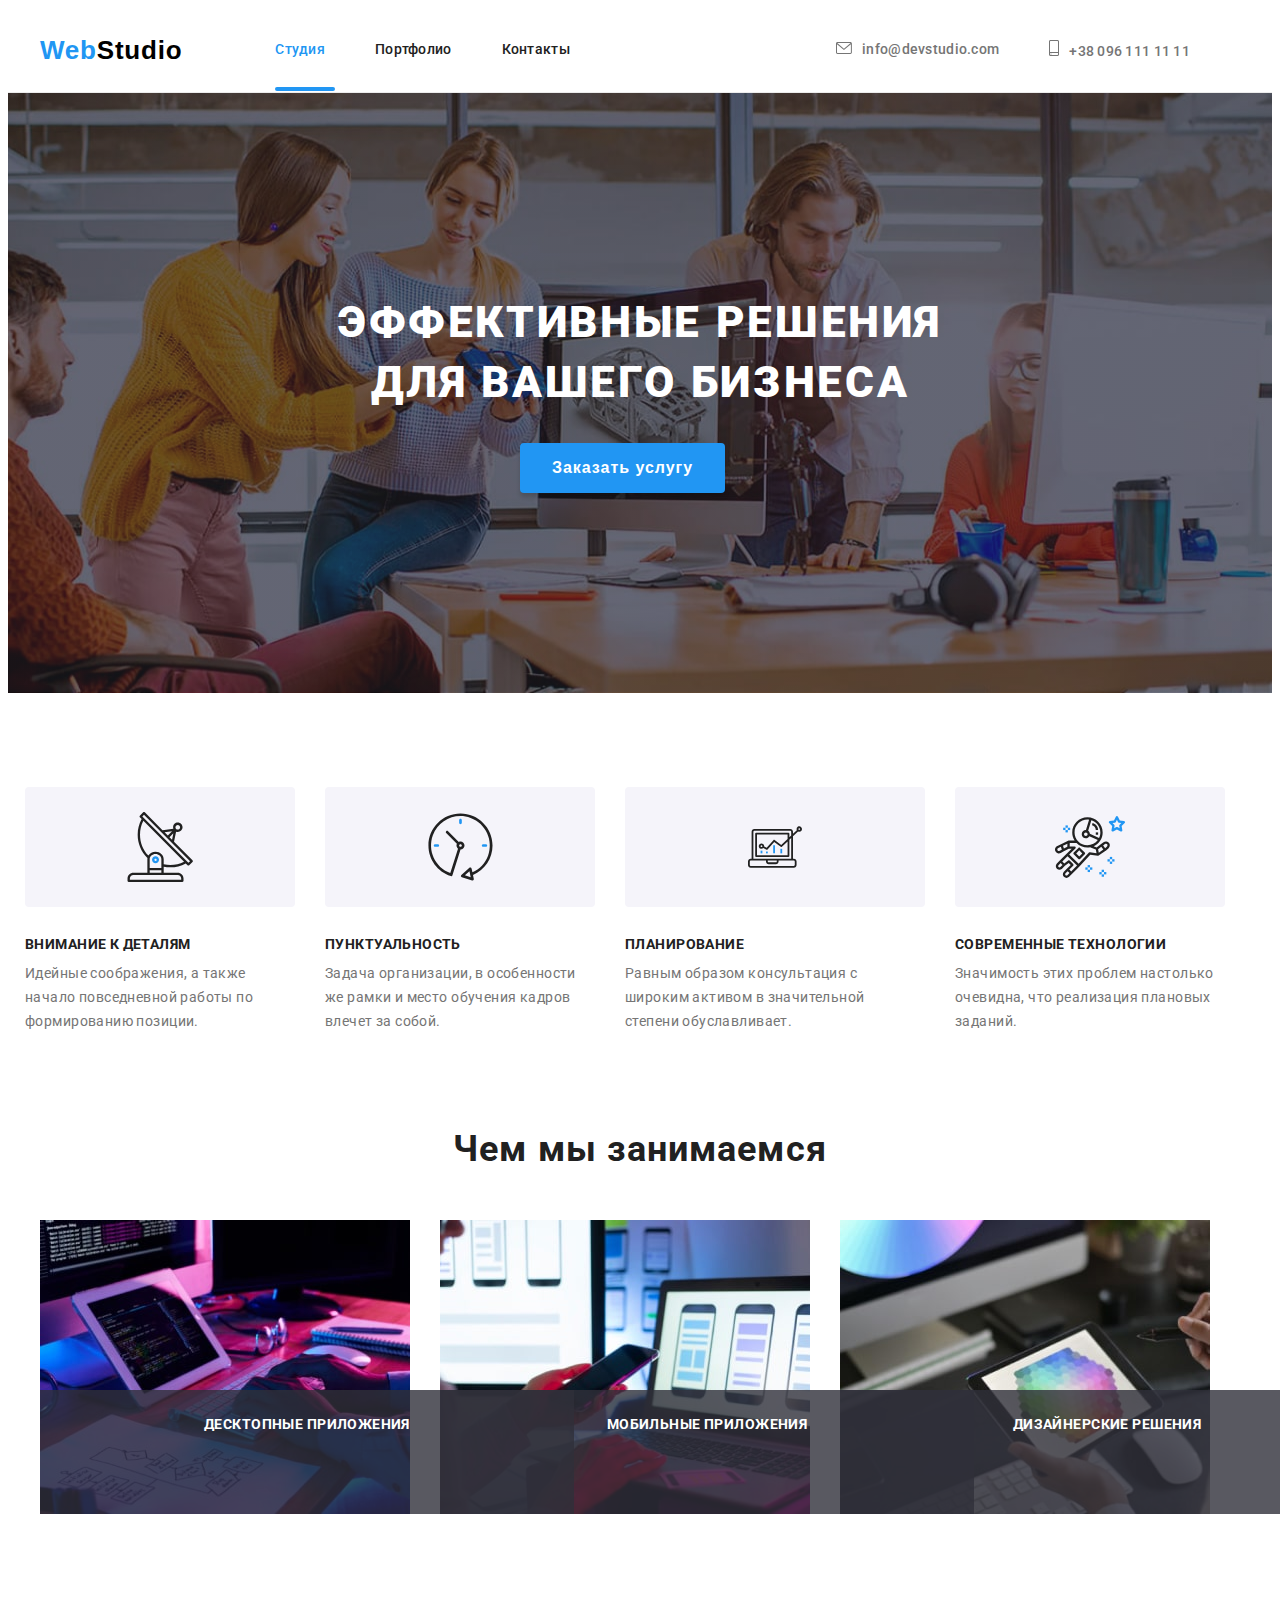
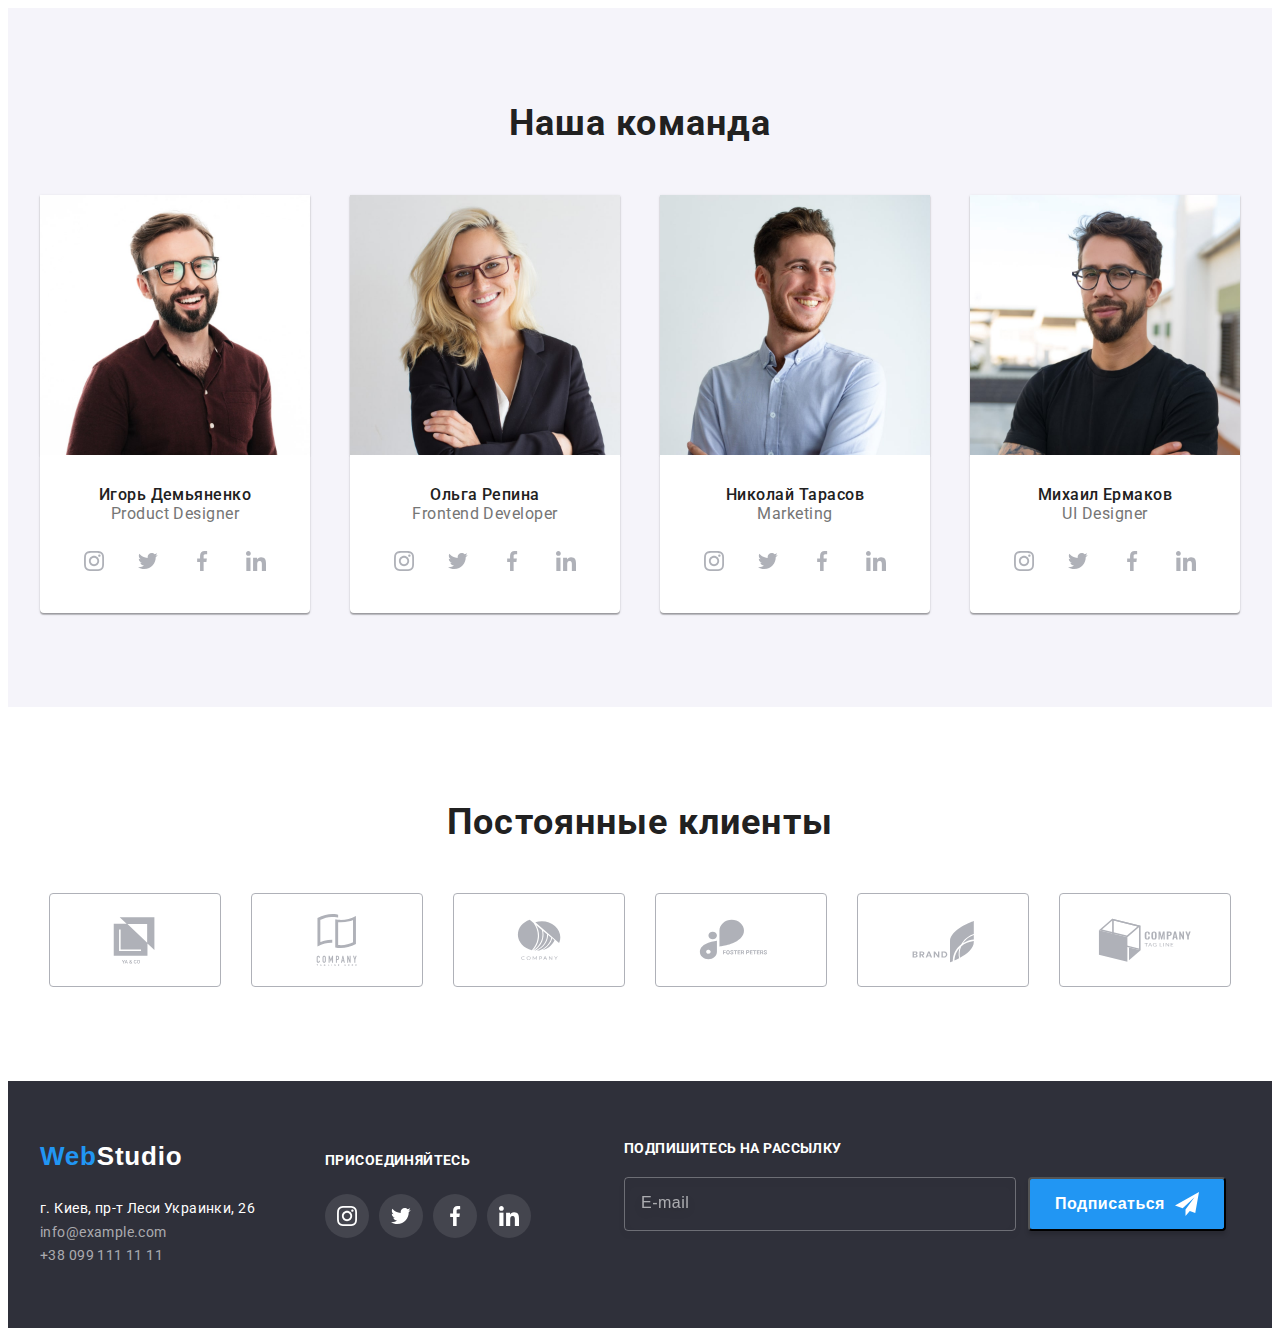
<file: index.html>
<!DOCTYPE html>
<html lang="ru">
    <meta charset="UTF-8" />
    <meta http-equiv="X-UA-Compatible" content="IE=edge" />
    <meta name="viewport" content="width=device-width, initial-scale=1.0" />
    <title>Web Studio (Version 2.1)</title>
    <link
      rel="stylesheet"
      href="https://cdnjs.cloudflare.com/ajax/libs/modern-normalize/1.1.0/modern-normalize.min.css"
      integrity="sha512-wpPYUAdjBVSE4KJnH1VR1HeZfpl1ub8YT/NKx4PuQ5NmX2tKuGu6U/JRp5y+Y8XG2tV+wKQpNHVUX03MfMFn9Q=="
      crossorigin="anonymous"
      referrerpolicy="no-referrer"
    />
       <link rel="stylesheet" href="./css/main.min.css" />
    <link rel="preconnect" href="https://fonts.googleapis.com" />
    <link rel="preconnect" href="https://fonts.gstatic.com" crossorigin />
    <link
      href="https://fonts.googleapis.com/css2?family=Raleway:wght@700&family=Roboto:wght@400;500;700;900&display=swap"
      rel="stylesheet"
    />
  </head>
  <body>
    <header class="header">
      <div class="container">
        <nav class="nav">
          <a class="logo link" href="./index.html">Web<span class="logo-accent logo-accent--header">Studio</span></a>
          <ul class="nav__list list">
            <li class="nav__item">
              <a href="./index.html" class="nav__link link current">Студия</a>
            </li>
            <li class="nav__item">
              <a href="./portfolio.html" class="nav__link link">Портфолио</a>
            </li>
            <li class="nav__item">
              <a href="./index.html" class="nav__link link">Контакты</a>
            </li>
          </ul>
        </nav>
        <div class="conect">
          <ul class="conect__list list">
            <li class="conect__mail">
              <a class="conect__link link" href="mailto:info@devstudio.com"
                ><svg class="conect__icon" width="16" height="12">
                  <use href="./img/symbol-defs.svg#icon-envelope"></use></svg
                >info@devstudio.com</a
              >
            </li>
            <li class="conect__tel">
              <a class="conect__link link" href="tel:+380961111111"
                ><svg class="conect__icon" width="10" height="16">
                  <use href="./img/symbol-defs.svg#icon-smartphone"></use></svg
                >+38 096 111 11 11</a
              >
            </li>
          </ul>
        </div>
      </div>
    </header>
    <main>
      <section class="section hero">
        <div class="container">
          <h1 class="hero__title">
            Эффективные решения <br />
            для вашего бизнеса
          </h1>
          <button type="button" class="hero__button" data-modal-open>Заказать услугу</button>
        </div>
      </section>
      <section class="section about">
        <div class="container">
          <h2 hidden>Feauter 1</h2>
          <ul class="about__list list">
            <li class="about__item">
              <div class="about__icon">
                <a href="" class="about__link link">
                  <svg class="icon" width="66" height="70">
                    <use href="./img/symbol-defs.svg#icon-antenna"></use>
                  </svg>
                </a>
              </div>
              <div class="about__contant">
                <h3 class="about__title">Внимание к деталям</h3>
                <p class="about__text">Идейные соображения, а также начало повседневной работы по формированию позиции.</p>
              </div>
            </li>
            <li class="about__item">
              <div class="about__icon">
                <a href="" class="about__link link">
                  <svg class="icon" width="67" height="70">
                    <use href="./img/symbol-defs.svg#icon-clock"></use>
                  </svg>
                </a>
              </div>
              <div class="about__contant">
                <h3 class="about__title">Пунктуальность</h3>
                <p class="about__text">Задача организации, в особенности же рамки и место обучения кадров влечет за собой.</p>
              </div>
            </li>
            <li class="about__item">
              <div class="container about__icon">
                <a href="" class="about__link link">
                  <svg class="icon" width="70" height="54">
                    <use href="./img/symbol-defs.svg#icon-diagram"></use>
                  </svg>
                </a>
              </div>
              <div class="about__contant">
                <h3 class="about__title">Планирование</h3>
                <p class="about__text">Равным образом консультация с широким активом в значительной степени обуславливает.</p>
              </div>
            </li>
            <li class="about__item">
              <div class="about__icon">
                <a href="" class="about__link link">
                  <svg class="icon" width="70" height="70">
                    <use href="./img/symbol-defs.svg#icon-astronaut"></use>
                  </svg>
                </a>
              </div>
              <div class="about__contant">
                <h3 class="about__title">Современные технологии</h3>
                <p class="about__text">Значимость этих проблем настолько очевидна, что реализация плановых заданий.</p>
              </div>
            </li>
          </ul>
        </div>
      </section>
      <section class="section galeri">
        <div class="container">
          <h2 class="galeri__title">Чем мы занимаемся</h2>
          <ul class="galeri__list list">
            <li class="galeri__img">
              <img src="./img/img-min.jpg" alt="Человек за компьютером" width="370" height="294" />
              <div class="box">Десктопные приложения</div>
            </li>
            <li class="galeri__img">
              <img src="./img/img(1)-min.jpg" alt="Человек за компьютером" width="370" height="294" />
              <div class="box">Мобильные приложения</div>
            </li>
            <li class="galeri__img">
              <img src="./img/img(2)-min.jpg" alt="Человек за компьютером" width="370" height="294" />
              <div class="box">Дизайнерские решения</div>
            </li>
          </ul>
        </div>
      </section>
      <section class="section team">
        <div class="container">
          <h2 class="team__header">Наша команда</h2>
          <ul class="team__list list">
            <li class="team__item">
              <img class="img" src="./img/img(3)-min.jpg" alt="Фото" width="270" height="260" />
              <div class="team__container">
                <h3 class="team__title">Игорь Демьяненко</h3>
                <p class="team__text" lang="en">Product Designer</p>
                <ul class="team-soc list">
                  <li class="team-soc__item">
                    <a href="" class="team-soc__link link">
                      <svg class="team-soc__icon" width="20" height="20">
                        <use href="./img/symbol-defs.svg#icon-instagram"></use>
                      </svg>
                    </a>
                  </li>
                  <li class="team-soc__item">
                    <a href="" class="team-soc__link link">
                      <svg class="team-soc__icon" width="20" height="20">
                        <use href="./img/symbol-defs.svg#icon-twitter"></use>
                      </svg>
                    </a>
                  </li>
                  <li class="team-soc__item">
                    <a href="" class="team-soc__link link">
                      <svg class="team-soc__icon" width="20" height="20">
                        <use href="./img/symbol-defs.svg#icon-facebook"></use>
                      </svg>
                    </a>
                  </li>
                  <li class="team-soc__item">
                    <a href="" class="team-soc__link link">
                      <svg class="team-soc__icon" width="20" height="20">
                        <use href="./img/symbol-defs.svg#icon-linkedin"></use>
                      </svg>
                    </a>
                  </li>
                </ul>
              </div>
            </li>
            <li class="team__item">
              <img class="img" src="./img/img(4)-min.jpg" alt="Фото" width="270" height="260" />
              <div class="team__container">
                <h3 class="team__title">Ольга Репина</h3>
                <p class="team__text" lang="en">Frontend Developer</p>
                <ul class="team-soc list">
                  <li class="team-soc__item">
                    <a href="" class="team-soc__link link">
                      <svg class="team-soc__icon" width="20" height="20">
                        <use href="./img/symbol-defs.svg#icon-instagram"></use>
                      </svg>
                    </a>
                  </li>
                  <li class="team-soc__item">
                    <a href="" class="team-soc__link link">
                      <svg class="team-soc__icon" width="20" height="20">
                        <use href="./img/symbol-defs.svg#icon-twitter"></use>
                      </svg>
                    </a>
                  </li>
                  <li class="team-soc__item">
                    <a href="" class="team-soc__link link">
                      <svg class="team-soc__icon" width="20" height="20">
                        <use href="./img/symbol-defs.svg#icon-facebook"></use>
                      </svg>
                    </a>
                  </li>
                  <li class="team-soc__item">
                    <a href="" class="team-soc__link link">
                      <svg class="team-soc__icon" width="20" height="20">
                        <use href="./img/symbol-defs.svg#icon-linkedin"></use>
                      </svg>
                    </a>
                  </li>
                </ul>
              </div>
            </li>
            <li class="team__item">
              <img class="img" src="./img/img(5)-min.jpg" alt="Фото" width="270" height="260" />
              <div class="team__container">
                <h3 class="team__title">Николай Тарасов</h3>
                <p class="team__text" lang="en">Marketing</p>
                <ul class="team-soc list">
                  <li class="team-soc__item">
                    <a href="" class="team-soc__link link">
                      <svg class="team-soc__icon" width="20" height="20">
                        <use href="./img/symbol-defs.svg#icon-instagram"></use>
                      </svg>
                    </a>
                  </li>
                  <li class="team-soc__item">
                    <a href="" class="team-soc__link link">
                      <svg class="team-soc__icon" width="20" height="20">
                        <use href="./img/symbol-defs.svg#icon-twitter"></use>
                      </svg>
                    </a>
                  </li>
                  <li class="team-soc__item">
                    <a href="" class="team-soc__link link">
                      <svg class="team-soc__icon" width="20" height="20">
                        <use href="./img/symbol-defs.svg#icon-facebook"></use>
                      </svg>
                    </a>
                  </li>
                  <li class="team-soc__item">
                    <a href="" class="team-soc__link link">
                      <svg class="team-soc__icon" width="20" height="20">
                        <use href="./img/symbol-defs.svg#icon-linkedin"></use>
                      </svg>
                    </a>
                  </li>
                </ul>
              </div>
            </li>
            <li class="team__item">
              <img class="img" src="./img/img(6)-min.jpg" alt="Фото" width="270" height="260" />
              <div class="team__container">
                <h3 class="team__title">Михаил Ермаков</h3>
                <p class="team__text" lang="en">UI Designer</p>
                <ul class="team-soc list">
                  <li class="team-soc__item">
                    <a href="" class="team-soc__link link">
                      <svg class="team-soc__icon" width="20" height="20">
                        <use href="./img/symbol-defs.svg#icon-instagram"></use>
                      </svg>
                    </a>
                  </li>
                  <li class="team-soc__item">
                    <a href="" class="team-soc__link link">
                      <svg class="team-soc__icon" width="20" height="20">
                        <use href="./img/symbol-defs.svg#icon-twitter"></use>
                      </svg>
                    </a>
                  </li>
                  <li class="team-soc__item">
                    <a href="" class="team-soc__link link">
                      <svg class="team-soc__icon" width="20" height="20">
                        <use href="./img/symbol-defs.svg#icon-facebook"></use>
                      </svg>
                    </a>
                  </li>
                  <li class="team-soc__item">
                    <a href="" class="team-soc__link link">
                      <svg class="team-soc__icon" width="20" height="20">
                        <use href="./img/symbol-defs.svg#icon-linkedin"></use>
                      </svg>
                    </a>
                  </li>
                </ul>
              </div>
            </li>
          </ul>
        </div>
      </section>
      <section class="section clients">
        <h2 class="clients__title">Постоянные клиенты</h2>
        <ul class="clients__list list">
          <li class="clients__item">
            <a href="" class="clients__link link">
              <svg class="clients__icon" width="106" height="60">
                <use href="./img/symbol-defs.svg#icon-Logo"></use>
              </svg>
            </a>
          </li>
          <li class="clients__item">
            <a href="" class="clients__link link">
              <svg class="clients__icon" width="150" height="52">
                <use href="./img/symbol-defs.svg#icon-group-2"></use>
              </svg>
            </a>
          </li>
          <li class="clients__item">
            <a href="" class="clients__link link">
              <svg class="clients__icon" width="44" height="41">
                <use href="./img/symbol-defs.svg#icon-Object"></use>
              </svg>
            </a>
          </li>
          <li class="clients__item">
            <a href="" class="clients__link link">
              <svg class="clients__icon" width="85" height="41">
                <use href="./img/symbol-defs.svg#icon-group-3"></use>
              </svg>
            </a>
          </li>
          <li class="clients__item">
            <a href="" class="clients__link link">
              <svg class="clients__icon" width="63" height="46">
                <use href="./img/symbol-defs.svg#icon-group-4"></use>
              </svg>
            </a>
          </li>
          <li class="clients__item">
            <a href="" class="clients__link link">
              <svg class="clients__icon" width="94" height="44">
                <use href="./img/symbol-defs.svg#icon-Object-1"></use>
              </svg>
            </a>
          </li>
        </ul>
      </section>
    </main>
    <footer class="footer">
      <div class="container">
        <div class="footer__content">
          <a class="footer__logo link" href="./index.html">Web<span class="logo-accent logo-accent--footer">Studio</span></a>
          <address>
            <ul class="footer__list list">
              <li class="footer-adress">
                <a
                  class="footer__link link"
                  href="https://goo.gl/maps/JzoebHADmPHZEyWGA"
                  target="_blank"
                  rel="noopener nofollow noreferrer"
                  >г. Киев, пр-т Леси Украинки, 26</a
                >
              </li>
              <li class="footer-adress">
                <a class="footer-adress__link link" href="mailto:info@example.com">info@example.com</a>
              </li>
              <li class="footer-adress">
                <a class="footer-adress__link link" href="tel:+380991111111">+38 099 111 11 11</a>
              </li>
            </ul>
          </address>
        </div>
        <div class="footer-soc">
          <h2 class="footer-soc__title">присоединяйтесь</h2>
          <ul class="footer-soc__list list">
            <li class="footer-soc__item">
              <a href="" class="footer-soc__link link">
                <svg class="footer-soc__icon" width="20" height="20">
                  <use href="./img/symbol-defs.svg#icon-instagram"></use>
                </svg>
              </a>
            </li>
            <li class="footer-soc__item">
              <a href="" class="footer-soc__link link">
                <svg class="footer-soc__icon" width="20" height="20">
                  <use href="./img/symbol-defs.svg#icon-twitter"></use>
                </svg>
              </a>
            </li>
            <li class="footer-soc__item">
              <a href="" class="footer-soc__link link">
                <svg class="footer-soc__icon" width="20" height="20">
                  <use href="./img/symbol-defs.svg#icon-facebook"></use>
                </svg>
              </a>
            </li>
            <li class="footer-soc__item">
              <a href="" class="footer-soc__link link">
                <svg class="footer-soc__icon" width="20" height="20">
                  <use href="./img/symbol-defs.svg#icon-linkedin"></use>
                </svg>
              </a>
            </li>
          </ul>
        </div>
        <div class="footer-subscribe">
          <h2 class="footer-subscribe__title">Подпишитесь на рассылку</h2>
          <form class="footer-subscribe__form">
            <label for="footer-subscribe-label" class="footer-subscribe__label"></label>
            <input
              type="email"
              class="footer-subscribe__input"
              name="user-mail"
              id="footer-subscribe-label"
              placeholder="E-mail"
            />
            <button type="submit" class="footer-subscribe__submit-btn">
              Подписаться<svg class="footer-subscribe__submit-icon" width="24" height="24">
                <use href="./img/symbol-defs.svg#icon-icon-send"></use>
              </svg>
            </button>
          </form>
        </div>
      </div>
    </footer>
    <div class="backdrop is-hidden" data-modal>
      <div class="modal">
        <button type="button" class="modal-close-btn" data-modal-close>
          <svg class="icon-close-black" width="30" height="30">
            <use href="./img/symbol-defs.svg#icon-close-black"></use>
          </svg>
        </button>
        <p class="modal-title">Оставьте свои данные, мы вам перезвоним</p>
        <form>
          <div class="modal-field">
            <label for="user-name" class="modal-label"> Имя</label>
            <div class="inpet-wrap">
              <input type="text" class="modal-input" name="user-name" required minlength="2" id="user-name" />
              <svg class="modal-icon" width="18" height="18">
                <use href="./img/symbol-defs.svg#icon-person-black"></use>
              </svg>
            </div>
          </div>
          <div class="modal-field">
            <label for="user-tel" class="modal-label"> Телефон</label>
            <div class="inpet-wrap">
              <input type="tel" class="modal-input" name="user-tel" required id="user-tel" />
              <svg class="modal-icon" width="18" height="18">
                <use href="./img/symbol-defs.svg#icon-phone-black"></use>
              </svg>
            </div>
          </div>
          <div class="modal-field">
            <label for="user-email" class="modal-label"> Почта</label>
            <div class="inpet-wrap">
              <input type="email" class="modal-input" name="user-mail" id="user-email" />
              <svg class="modal-icon" width="18" height="18">
                <use href="./img/symbol-defs.svg#icon-email-black"></use>
              </svg>
            </div>
          </div>
          <div class="modal-field">
            <label for="user-text" class="modal-label">Комментарий</label>
            <textarea name="user-text" id="user-text" class="modal-text" placeholder="Введите текст"></textarea>
          </div>
          <div class="modal-field modal-field-check">
            <input type="checkbox" name="privacy" value="true" class="modal-check visually-hidden" id="privacy" />
            <label for="privacy" class="check-text"
              >Соглашаюсь с рассылкой и принимаю <span class="check-text-accent"> Условия договора</span></label
            >
          </div>
          <button type="submit" class="submit-modal-btn">Отправить</button>
        </form>
      </div>
    </div>
    <script src="./js/modal.js"></script>
  </body>
</html>
</file>
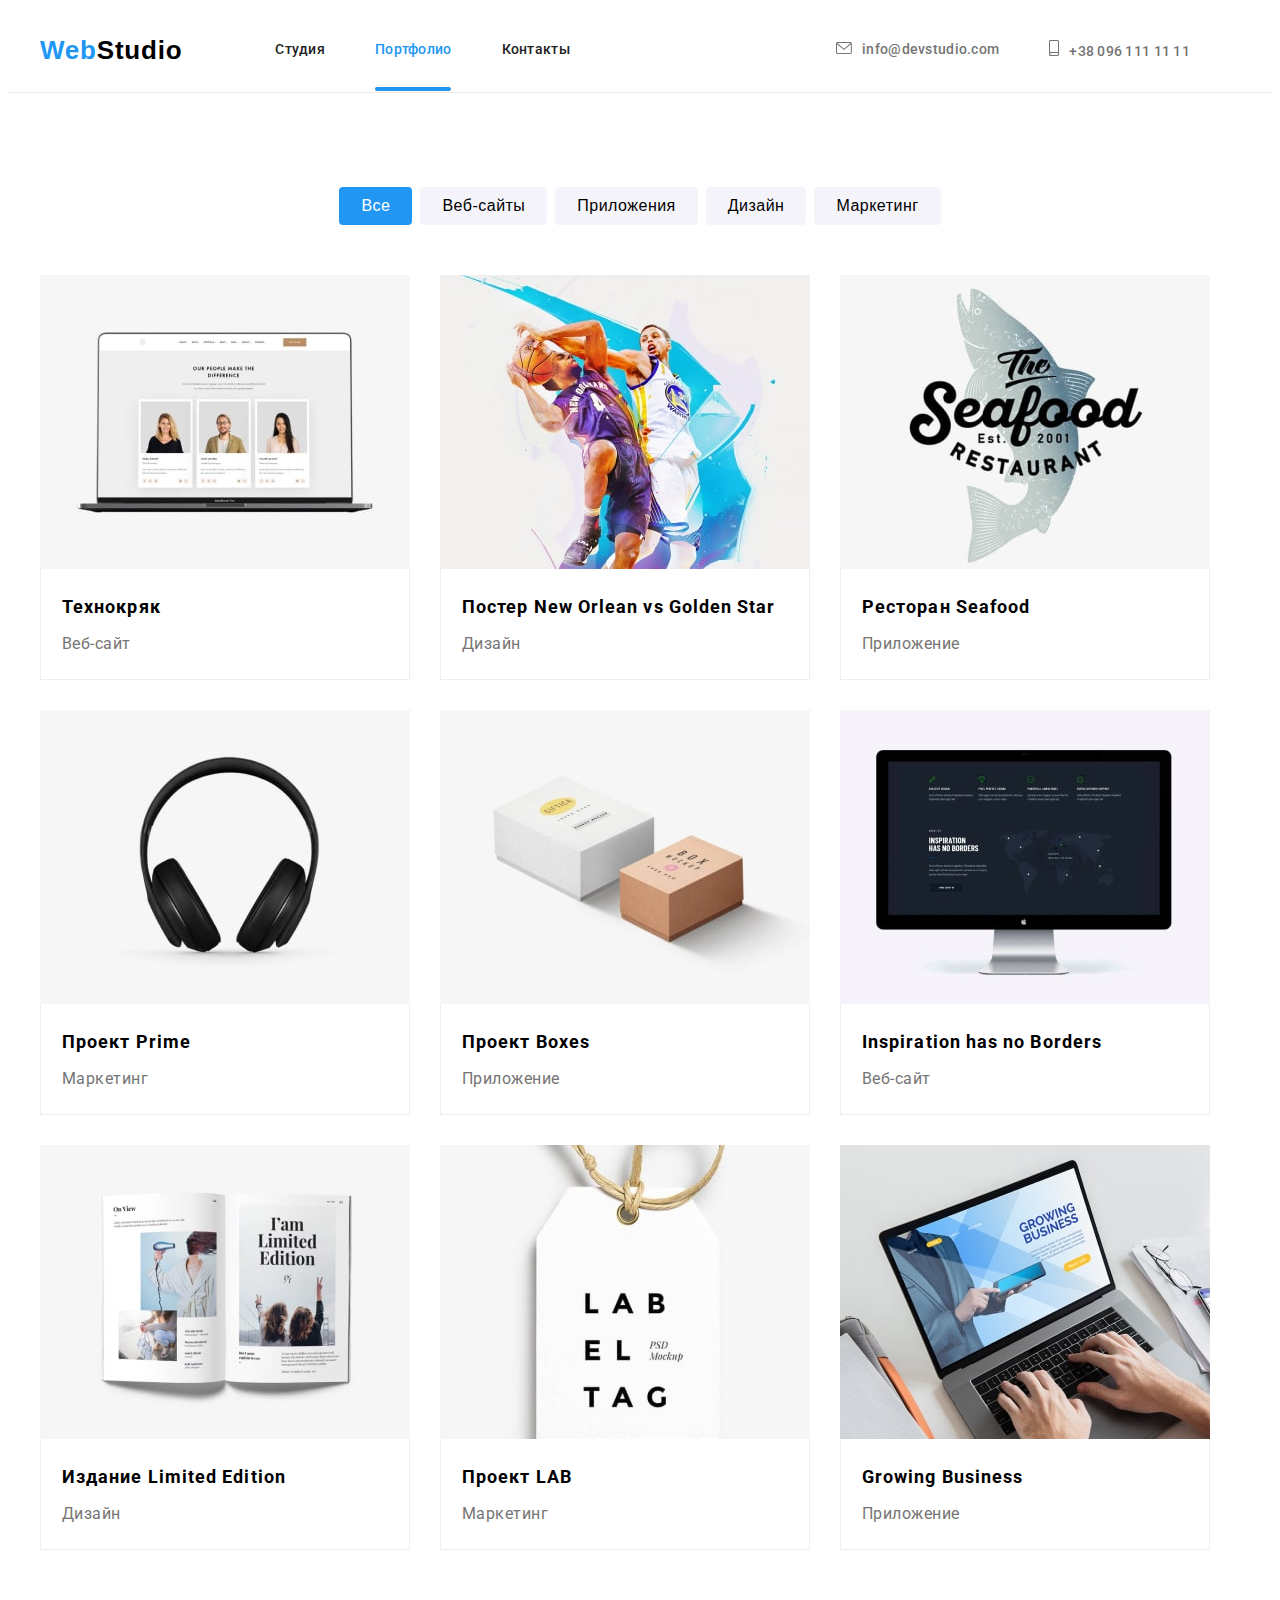
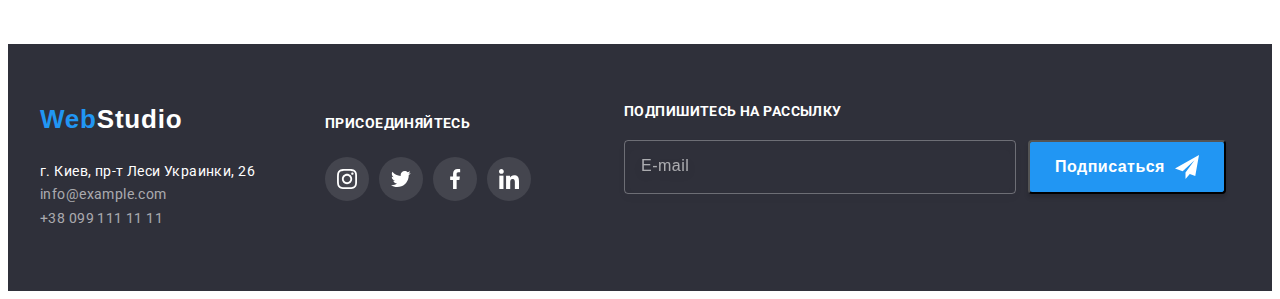
<file: portfolio.html>
<!DOCTYPE html>
<html lang="ru">
  <head>
    <meta charset="UTF-8" />
    <meta http-equiv="X-UA-Compatible" content="IE=edge" />
    <meta name="viewport" content="width=device-width, initial-scale=1.0" />
    <title>Web Studio (Version 2.1) portfolio</title>
    <link
      rel="stylesheet"
      href="https://cdnjs.cloudflare.com/ajax/libs/modern-normalize/1.1.0/modern-normalize.min.css"
      integrity="sha512-wpPYUAdjBVSE4KJnH1VR1HeZfpl1ub8YT/NKx4PuQ5NmX2tKuGu6U/JRp5y+Y8XG2tV+wKQpNHVUX03MfMFn9Q=="
      crossorigin="anonymous"
      referrerpolicy="no-referrer"
    />
    <link rel="stylesheet" href="./css/main.min.css" />
    <link rel="preconnect" href="https://fonts.googleapis.com" />
    <link rel="preconnect" href="https://fonts.gstatic.com" crossorigin />
    <link
      href="https://fonts.googleapis.com/css2?family=Raleway:wght@700&family=Roboto:wght@400;500;700;900&display=swap"
      rel="stylesheet"
    />
  </head>
  <body>
    <header class="header">
      <div class="container">
        <nav class="nav">
          <a class="logo link" href="./index.html">Web<span class="logo-accent logo-accent--header">Studio</span></a>
          <ul class="nav__list list">
            <li class="nav__item">
              <a href="./index.html" class="nav__link link">Студия</a>
            </li>
            <li class="nav__item">
              <a href="./portfolio.html" class="nav__link link current">Портфолио</a>
            </li>
            <li class="nav__item">
              <a href="./index.html" class="nav__link link">Контакты</a>
            </li>
          </ul>
        </nav>
        <div class="conect">
          <ul class="conect__list list">
            <li class="conect__mail">
              <a class="conect__link link" href="mailto:info@devstudio.com">
                <svg class="conect__icon" width="16" height="12">
                  <use href="./img/symbol-defs.svg#icon-envelope"></use></svg
                >info@devstudio.com</a
              >
            </li>
            <li class="conect__tel">
              <a class="conect__link link" href="tel:+380961111111"
                ><svg class="conect__icon" width="10" height="16">
                  <use href="./img/symbol-defs.svg#icon-smartphone"></use></svg
                >+38 096 111 11 11</a
              >
            </li>
          </ul>
        </div>
      </div>
    </header>
    <main class="portfolio">
      <section class="section menu">
        <div class="container">
          <div class="menu__content">
            <h1 hidden>menu</h1>
            <ul class="menu list">
              <li class="menu__item">
                <button type="button" class="menu__btn current">Все</button>
              </li>
              <li class="menu__item">
                <button type="button" class="menu__btn">Веб-сайты</button>
              </li>
              <li class="menu__item">
                <button type="button" class="menu__btn">Приложения</button>
              </li>
              <li class="menu__item">
                <button type="button" class="menu__btn">Дизайн</button>
              </li>
              <li class="menu__item">
                <button type="button" class="menu__btn">Маркетинг</button>
              </li>
            </ul>
          </div>
          <ul class="portfolio__list list">
            <li class="portfolio-item">
              <div class="portfolio-item__text">
                <img src="./img/img(7).jpg" alt="карттинка с тремя фото" width="370" height="294" />
                <p class="portfolio-item__top-text">
                  Ресурс предлагает комплексные предложения с разным уровнем функционала и сервисов. Все это позволит посетителю
                  получить исчерпывающие сведения о компании или частном лице.
                </p>
              </div>
              <div class="portfolio__container">
                <h2 class="portfolio__title">Технокряк</h2>
                <p class="portfolio__text">Веб-сайт</p>
              </div>
            </li>
            <li class="portfolio-item">
              <div class="portfolio-item__text">
                <img src="./img/img(8).jpg" alt="два баскетболиста" width="370" height="294" />
                <p class="portfolio-item__top-text">
                  Ресурс предлагает комплексные предложения с разным уровнем функционала и сервисов. Все это позволит посетителю
                  получить исчерпывающие сведения о компании или частном лице.
                </p>
              </div>
              <div class="portfolio__container">
                <h2 class="portfolio__title">Постер New Orlean vs Golden Star</h2>
                <p class="portfolio__text">Дизайн</p>
              </div>
            </li>
            <li class="portfolio-item">
              <div class="portfolio-item__text">
                <img src="./img/img(9).jpg" alt="лого ресторана" width="370" height="294" />
                <p class="portfolio-item__top-text">
                  Ресурс предлагает комплексные предложения с разным уровнем функционала и сервисов. Все это позволит посетителю
                  получить исчерпывающие сведения о компании или частном лице.
                </p>
              </div>
              <div class="portfolio__container">
                <h2 class="portfolio__title">Ресторан Seafood</h2>
                <p class="portfolio__text">Приложение</p>
              </div>
            </li>
            <li class="portfolio-item">
              <div class="portfolio-item__text">
                <img src="./img/img(10).jpg" alt="наушники" width="370" height="294" />
                <p class="portfolio-item__top-text">
                  Ресурс предлагает комплексные предложения с разным уровнем функционала и сервисов. Все это позволит посетителю
                  получить исчерпывающие сведения о компании или частном лице.
                </p>
              </div>
              <div class="portfolio__container">
                <h2 class="portfolio__title">Проект Prime</h2>
                <p class="portfolio__text">Маркетинг</p>
              </div>
            </li>
            <li class="portfolio-item">
              <div class="portfolio-item__text">
                <img src="./img/img(11).jpg" alt="две коробочки" width="370" height="294" />
                <p class="portfolio-item__top-text">
                  Ресурс предлагает комплексные предложения с разным уровнем функционала и сервисов. Все это позволит посетителю
                  получить исчерпывающие сведения о компании или частном лице.
                </p>
              </div>
              <div class="portfolio__container">
                <h2 class="portfolio__title">Проект Boxes</h2>
                <p class="portfolio__text">Приложение</p>
              </div>
            </li>
            <li class="portfolio-item">
              <div class="portfolio-item__text">
                <img src="./img/img(12).jpg" alt="монитор" width="370" height="294" />
                <p class="portfolio-item__top-text">
                  Ресурс предлагает комплексные предложения с разным уровнем функционала и сервисов. Все это позволит посетителю
                  получить исчерпывающие сведения о компании или частном лице.
                </p>
              </div>
              <div class="portfolio__container">
                <h2 lang="en" class="portfolio__title">Inspiration has no Borders</h2>
                <p class="portfolio__text">Веб-сайт</p>
              </div>
            </li>
            <li class="portfolio-item">
              <div class="portfolio-item__text">
                <img src="./img/img(13).jpg" alt="книжечка" width="370" height="294" />
                <p class="portfolio-item__top-text">
                  Ресурс предлагает комплексные предложения с разным уровнем функционала и сервисов. Все это позволит посетителю
                  получить исчерпывающие сведения о компании или частном лице.
                </p>
              </div>
              <div class="portfolio__container">
                <h2 class="portfolio__title">Издание Limited Edition</h2>
                <p class="portfolio__text">Дизайн</p>
              </div>
            </li>
            <li class="portfolio-item">
              <div class="portfolio-item__text">
                <img src="./img/img(14).jpg" alt="ярлык" width="370" height="294" />
                <p class="portfolio-item__top-text">
                  Ресурс предлагает комплексные предложения с разным уровнем функционала и сервисов. Все это позволит посетителю
                  получить исчерпывающие сведения о компании или частном лице.
                </p>
              </div>
              <div class="portfolio__container">
                <h2 class="portfolio__title">Проект LAB</h2>
                <p class="portfolio__text">Маркетинг</p>
              </div>
            </li>
            <li class="portfolio-item">
              <div class="portfolio-item__text">
                <img src="./img/img(15).jpg" alt="ноутбук" width="370" height="294" />
                <p class="portfolio-item__top-text">
                  Ресурс предлагает комплексные предложения с разным уровнем функционала и сервисов. Все это позволит посетителю
                  получить исчерпывающие сведения о компании или частном лице.
                </p>
              </div>
              <div class="portfolio__container">
                <h2 lang="en" class="portfolio__title">Growing Business</h2>
                <p class="portfolio__text">Приложение</p>
              </div>
            </li>
          </ul>
        </div>
      </section>
    </main>
    <footer class="footer">
      <div class="container">
        <div class="footer__content">
          <a class="footer__logo link" href="./index.html">Web<span class="logo-accent logo-accent--footer">Studio</span></a>
          <address>
            <ul class="footer__list list link">
              <li class="footer-adress">
                <a
                  class="footer__link link"
                  href="https://goo.gl/maps/JzoebHADmPHZEyWGA"
                  target="_blank"
                  rel="noopener nofollow noreferrer"
                  >г. Киев, пр-т Леси Украинки, 26</a
                >
              </li>
              <li class="footer-adress">
                <a class="footer-adress__link link" href="mailto:info@example.com">info@example.com</a>
              </li>
              <li class="footer-adress">
                <a class="footer-adress__link link" href="tel:+380991111111">+38 099 111 11 11</a>
              </li>
            </ul>
          </address>
        </div>
        <div class="footer-soc">
          <h2 class="footer-soc__title">присоединяйтесь</h2>
          <ul class="footer-soc__list list">
            <li class="footer-soc__item">
              <a href="" class="footer-soc__link link">
                <svg class="footer-soc__icon" width="20" height="20">
                  <use href="./img/symbol-defs.svg#icon-instagram"></use>
                </svg>
              </a>
            </li>
            <li class="footer-soc__item">
              <a href="" class="footer-soc__link link">
                <svg class="footer-soc__icon" width="20" height="20">
                  <use href="./img/symbol-defs.svg#icon-twitter"></use>
                </svg>
              </a>
            </li>
            <li class="footer-soc__item">
              <a href="" class="footer-soc__link link">
                <svg class="footer-soc__icon" width="20" height="20">
                  <use href="./img/symbol-defs.svg#icon-facebook"></use>
                </svg>
              </a>
            </li>
            <li class="footer-soc__item">
              <a href="" class="footer-soc__link link">
                <svg class="footer-soc__icon" width="20" height="20">
                  <use href="./img/symbol-defs.svg#icon-linkedin"></use>
                </svg>
              </a>
            </li>
          </ul>
        </div>
        <div class="footer-subscribe">
          <h2 class="footer-subscribe__title">Подпишитесь на рассылку</h2>
          <form class="footer-subscribe__form">
            <label for="footer-subscribe-label" class="footer-subscribe__label"></label>
            <input
              type="email"
              class="footer-subscribe__input"
              name="user-mail"
              id="footer-subscribe-label"
              placeholder="E-mail"
            />
            <button type="submit" class="footer-subscribe__submit-btn">
              Подписаться<svg class="footer-subscribe__submit-icon" width="24" height="24">
                <use href="./img/symbol-defs.svg#icon-icon-send"></use>
              </svg>
            </button>
          </form>
        </div>
      </div>
    </footer>
  </body>
</html>
</file>
<file: css/main.min.css>
﻿:root{--main-color: #212121;--first-color: #ffffff;--second-color: #757575;--accent-color: #2196f3;--accent-btn-color: #2196f3;--main-background: #ffffff}p,h1,h2,h3,h4,h5,h6{margin:0}ul,ol{margin:0;padding-left:0}button{cursor:pointer}img{display:block}body{font-family:"Roboto",sans-serif}.section{padding:94px 15px}.list{list-style:none}.link{text-decoration:none}.logo,.footer__logo{padding-bottom:25px;font-family:‘Raleway’,sans-serif;font-weight:700;font-size:26px;line-height:1.19;letter-spacing:.03em;color:var(--accent-color);display:block}.logo{padding-top:25px;padding-right:93px}.logo-accent--footer{color:var(--first-color)}.logo-accent--header{color:#000}.container{width:1200px;margin:0 auto;padding-left:15px;padding-right:15px}.header{border-bottom:1px solid #ececec}.header .container{display:flex}.header-item-portfolio,.header-mail-portfolio{font-weight:500;font-size:14px;line-height:1.14;letter-spacing:.02em}.header-item-portfolio{color:var(--accent-color)}.header-mail-portfolio{color:var(--second-color)}.nav{display:flex;align-items:center}.nav__list{display:flex}.nav__item{position:relative}.nav__link{color:var(--main-color);display:block;padding-top:32px;padding-bottom:32px;margin-right:50px}.nav__link.current::after{content:"";position:absolute;width:60%;height:4px;background-color:var(--accent-btn-color);border-radius:2px;left:0;bottom:-1px}.nav__link,.conect__link{font-weight:500;font-size:14px;line-height:1.14;letter-spacing:.02em;display:flex;transition-property:transform;transition-duration:250ms;transition-timing-function:cubic-bezier(0.4, 0, 0.2, 1)}.nav__link:hover,.nav__link:focus,.conect__link:hover,.conect__link:focus{color:var(--accent-color)}.conect{margin-left:auto}.conect__link{color:var(--second-color);display:block;padding-top:32px;padding-bottom:32px;margin-right:50px}.conect__link:hover .conect__icon,.conect__link:focus .conect__icon{fill:var(--accent-btn-color)}.conect__list{display:flex}.conect__mail{display:flex;align-items:center}.conect__icon{margin-right:10px;fill:#757575;align-items:center;transition-property:transform;transition-duration:250ms;transition-timing-function:cubic-bezier(0.4, 0, 0.2, 1)}.conect__tel{display:flex;align-items:center}.hero{max-width:1600px;margin:0 auto;background:#2f303a;background-image:linear-gradient(rgba(47, 48, 58, 0.4), rgba(47, 48, 58, 0.4)),url(../img/hero-Img-min.jpg);background-repeat:no-repeat;background-position:center;background-size:cover;padding-top:200px;padding-bottom:200px;margin:auto}.hero__title{font-weight:900;font-size:44px;line-height:1.36;letter-spacing:.06em;color:var(--first-color);text-transform:uppercase;margin-bottom:30px;text-align:center}.hero__button{background:var(--accent-btn-color);box-shadow:0px 4px 4px rgba(0,0,0,.15);border-radius:4px;font-weight:700;font-size:16px;line-height:1.87;letter-spacing:.06em;color:var(--first-color);border-style:none;padding:10px 32px;margin-left:480px;margin-right:480px;transition-property:transform;transition-duration:250ms;transition-timing-function:cubic-bezier(0.4, 0, 0.2, 1)}.hero__button:hover{background:#188ce8}.hero__button:focus{background-color:var(--main-background);color:#000}.menu{display:flex}.menu__content{display:flex;justify-content:center;margin-bottom:50px}.menu__btn{border-radius:4px;padding:6px 22px;margin:0 auto;font-weight:500;font-size:16px;line-height:1.62;letter-spacing:.03em;background:#f5f4fa;border-style:none;transition-property:background;transition-duration:250ms;transition-timing-function:cubic-bezier(0.4, 0, 0.2, 1)}.menu__btn:not(:last-child){margin-right:8px}.menu__btn:hover{background:var(--accent-btn-color);box-shadow:0px 3px 1px rgba(0,0,0,.1),0px 1px 2px rgba(0,0,0,.08),0px 2px 2px rgba(0,0,0,.12);color:var(--first-color)}.menu__item+.menu__item{margin-left:8px}button.current{background:var(--accent-btn-color);color:var(--first-color)}a.current{color:var(--accent-color)}.about{font-weight:700;font-size:36px;line-height:1.17;letter-spacing:.03em;color:var(--main-color);padding-bottom:0}.about__contant{width:270px}.about__title{margin-bottom:10px}.about__list{display:inline-block;display:flex;justify-content:center}.about__icon{width:270px;height:120px;background:#f5f4fa;border-radius:4px;margin-right:30px;margin-bottom:30px}.about__icon:last-child{margin-right:0}.about__link{width:100%;height:100%;display:flex;align-items:center;justify-content:center}.about__title{font-weight:700;font-size:14px;line-height:1.14;letter-spacing:.03em;color:var(--main-color)}.about__title{text-transform:uppercase}.about__text{font-weight:400;font-size:14px;line-height:1.71;letter-spacing:.03em;color:var(--second-color)}.galeri__list{display:flex;position:relative}.galeri__title{font-weight:700;font-size:36px;line-height:1.17;letter-spacing:.03em;text-align:center;text-transform:none;color:var(--main-color);margin-bottom:50px}.galeri__img:not(:last-child){margin-right:30px}.box{font-weight:700;font-size:14px;line-height:1.14;letter-spacing:.03em;text-align:center;text-transform:uppercase;color:var(--first-color);width:370px;height:70px;background:rgba(47,48,58,.8);padding:27px 82px;position:absolute;bottom:0}.team{background:#f5f4fa}.team__container{padding-top:30px;padding-bottom:30px;text-align:center;background-color:#fff;width:270px;border-radius:0px 0px 4px 4px;box-shadow:0px 1px 3px rgba(0,0,0,.12),0px 1px 1px rgba(0,0,0,.14),0px 2px 1px rgba(0,0,0,.2)}.team__header{font-weight:700;font-size:36px;line-height:1.17;letter-spacing:.03em;text-align:center;color:var(--main-color);margin-bottom:50px}.team__title{font-weight:500;font-size:16px;line-height:1.19;letter-spacing:.03em;color:var(--main-color)}.team__list{justify-content:space-between;display:flex}.team__text{font-weight:400;font-size:16px;line-height:1.19;letter-spacing:.03em;color:var(--second-color)}.team-soc{display:flex;justify-content:center;margin-top:16px}.team-soc__item{width:44px;height:44px;margin-right:10px}.team-soc__item:last-child{margin-right:0}.team-soc__link{width:100%;height:100%;border-radius:50%;display:flex;align-items:center;justify-content:center;fill:#afb1b8;transition-property:transform;transition-duration:250ms;transition-timing-function:cubic-bezier(0.4, 0, 0.2, 1)}.team-soc__link:hover,.team-soc__link:focus{background-color:var(--accent-btn-color);fill:var(--first-color)}.img{box-shadow:0px 1px 3px rgba(0,0,0,.12),0px 1px 1px rgba(0,0,0,.14),0px 2px 1px rgba(0,0,0,.2)}.clients__title{font-weight:700;font-size:36px;line-height:1.17;letter-spacing:.03em;text-align:center;color:var(--main-color);margin-bottom:50px}.clients__list{display:flex;justify-content:center}.clients__item{width:170px;height:92px;border:1px solid #afb1b8;border-radius:4px;display:block;margin-right:30px;align-items:center;transition-property:transform;transition-duration:250ms;transition-timing-function:cubic-bezier(0.4, 0, 0.2, 1)}.clients__item:focus,.clients__item:hover{border-color:var(--accent-btn-color)}.clients__item:last-child{margin-right:0;justify-content:center}.clients__link{width:100%;height:100%;display:flex;align-items:center;justify-content:center;fill:#afb1b8}.clients__link:focus .clients__icon,.clients__link:hover .clients__icon{fill:var(--accent-btn-color)}.footer{background:#2f303a;padding-top:60px;padding-bottom:60px}.footer .container{display:flex}.footer__link{color:var(--first-color);margin-bottom:9px}.footer__content{margin-right:70px}.footer__link,.footer-adress__link{font-weight:400;font-size:14px;line-height:1.71;letter-spacing:.03em;font-style:normal;transition-property:transform;transition-duration:250ms;transition-timing-function:cubic-bezier(0.4, 0, 0.2, 1)}.footer__link:hover,.footer-adress__link:hover{color:var(--accent-color)}.footer-adress__link{color:rgba(255,255,255,.6);margin-bottom:9px}.footer-soc__title{font-weight:700;font-size:14px;line-height:1.14;letter-spacing:.03em;text-transform:uppercase;color:var(--first-color);padding-top:12px}.footer-soc__list{display:flex}.footer-soc__item{width:44px;height:44px;margin-right:10px;margin-top:25px}.footer-soc__item:last-child{margin-right:0}.footer-soc__link{width:100%;height:100%;border-radius:50%;display:flex;align-items:center;justify-content:center;fill:var(--first-color);background-color:rgba(255,255,255,.1);transition-property:transform;transition-duration:250ms;transition-timing-function:cubic-bezier(0.4, 0, 0.2, 1)}.footer-soc__link:hover,.footer-soc__link:focus{background-color:var(--accent-color)}.footer-subscribe{margin-left:93px}.footer-subscribe__form{display:flex}.footer-subscribe__title{font-weight:700;font-size:14px;line-height:1.14;letter-spacing:.03em;text-transform:uppercase;color:var(--first-color);margin-bottom:20px}.footer-subscribe__input{width:358px;height:50px;background-color:rgba(0,0,0,0);border:1px solid rgba(255,255,255,.3);filter:drop-shadow(0px 4px 4px rgba(0, 0, 0, 0.15));border-radius:4px;padding-left:16px;padding-right:16px;margin-right:12px;color:var(--first-color)}.footer-subscribe__input::placeholder{font-weight:400;font-size:16px;line-height:1.25;letter-spacing:.03em;color:rgba(255,255,255,.6)}.footer-subscribe__submit-btn{background:var(--accent-btn-color);box-shadow:0px 4px 4px rgba(0,0,0,.15);border-radius:4px;font-weight:700;font-size:16px;line-height:1.87;letter-spacing:.03em;color:var(--first-color);display:flex;align-items:center;padding-left:25px;padding-right:25px;justify-content:space-around}.footer-subscribe__submit-icon{fill:var(--first-color);margin-left:10px}.portfolio{background:var(--main-background)}.portfolio__container{padding-top:20px;padding-bottom:20px;padding-left:21px;padding-right:21px;border:1px solid #eee;border-top:none}.portfolio__list{display:flex;flex-wrap:wrap}.portfolio__title{font-weight:700;font-size:18px;line-height:2;letter-spacing:.06em;margin-bottom:4px}.portfolio-item{width:calc(33.3333333333% - 30px);margin-right:30px;margin-bottom:30px;transition-property:transform;transition-duration:250ms;transition-timing-function:cubic-bezier(0.4, 0, 0.2, 1)}.portfolio-item:hover .portfolio-item__top-text{transform:translate(0)}.portfolio-item:hover{box-shadow:0px 1px 1px rgba(0,0,0,.12),0px 4px 4px rgba(0,0,0,.06),1px 4px 6px rgba(0,0,0,.16)}.portfolio-item:nth-child(3n+3){margin-right:0}.portfolio-item:nth-child(n+7){margin-bottom:0}.portfolio-item__text{position:relative;overflow:hidden}.portfolio-item__top-text{position:absolute;top:0;color:var(--first-color);background:rgba(33,150,243,.9);line-height:1.5;padding:63px 24px;height:100%;transform:translateY(100%);transition:transform 250ms cubic-bezier(0.4, 0, 0.2, 1);font-weight:400;font-size:18px;line-height:1.56;letter-spacing:.03em}.portfolio__text{font-weight:400;font-size:16px;line-height:1.87;letter-spacing:.03em;color:var(--second-color)}.backdrop{width:100%;height:100%;background-color:rgba(0,0,0,.2);top:0;position:fixed;transition:opasity 250ms,visibility 250ms}.modal{width:528px;height:581px;background-color:var(--main-background);border-radius:4px;position:absolute;top:50%;left:50%;transform:translate(-50%, -50%);padding:40px}.modal-close-btn{width:30px;height:30px;border-radius:50%;border:1px solid rgba(0,0,0,.1);background-color:rgba(0,0,0,0);position:absolute;top:8px;right:8px;align-items:center;display:flex;transition-property:transform;transition-duration:250ms;transition-timing-function:cubic-bezier(0.4, 0, 0.2, 1)}.modal-close-btn:focus,.modal-close-btn:hover{fill:var(--accent-btn-color)}.modal-field{margin-bottom:10px}.modal-field-check{margin-left:26px;margin-bottom:20px}.modal-icon{position:absolute;left:11px;top:50%;transform:translateY(-50%)}.modal-title{font-weight:700;font-size:20px;line-height:1.15;letter-spacing:.03em;text-align:center;color:var(--main-color);margin-bottom:12px}.modal-input{width:100%;height:40px;border:1px solid rgba(33,33,33,.2);border-radius:4px;margin-top:4px;outline:none;padding-left:42px;transition-property:transform;transition-duration:250ms;transition-timing-function:cubic-bezier(0.4, 0, 0.2, 1)}.modal-input:focus{border-color:var(--accent-btn-color)}.modal-input:focus+.modal-icon{fill:var(--accent-btn-color)}.modal-label{font-weight:400;font-size:12px;line-height:1.17;letter-spacing:.01em;color:var(--second-color)}.modal-text{width:100%;height:120px;border:1px solid rgba(33,33,33,.2);border-radius:4px;padding:12px 16px;resize:none;outline:none;margin-top:4px}.modal-text:not(:placeholder-shown){border-color:var(--accent-btn-color)}.modal-text::placeholder{font-weight:400;font-size:12px;line-height:1.17;letter-spacing:.01em;color:rgba(117,117,117,.5)}.modal-check:checked+.check-text::before{background-color:var(--accent-btn-color);background-image:url(../img/Check.svg);border:none;background-repeat:no-repeat;background-position:center}.modal-check:focus+.check-text::before{border-color:var(--accent-btn-color)}.is-hidden{visibility:hidden;opacity:0;pointer-events:none}.inpet-wrap{position:relative}.submit-modal-btn{display:flex;margin:0 auto;background:#2196f3;border-radius:4px;border-style:none;font-weight:700;font-size:16px;line-height:1.87;letter-spacing:.06em;color:var(--first-color);padding:10px 55px;transition-property:transform;transition-duration:250ms;transition-timing-function:cubic-bezier(0.4, 0, 0.2, 1)}.submit-modal-btn:hover,.submit-modal-btn:focus{box-shadow:0px 4px 4px rgba(0,0,0,.15)}.check-text{font-weight:400;font-size:14px;line-height:1.71;letter-spacing:.03em;color:#757575;display:flex;margin-top:20px}.check-text-accent{color:var(--accent-color);text-decoration:underline}.check-text::before{content:"";width:16px;height:15px;border:2px solid #212121;border-radius:3px;margin-right:8px;margin-top:4px}.visually-hidden{position:absolute;white-space:nowrap;width:1px;height:1px;overflow:hidden;border:0;padding:0;clip:rect(0 0 0 0);clip-path:inset(50%);margin:-1px}/*# sourceMappingURL=main.min.css.map */
</file>
